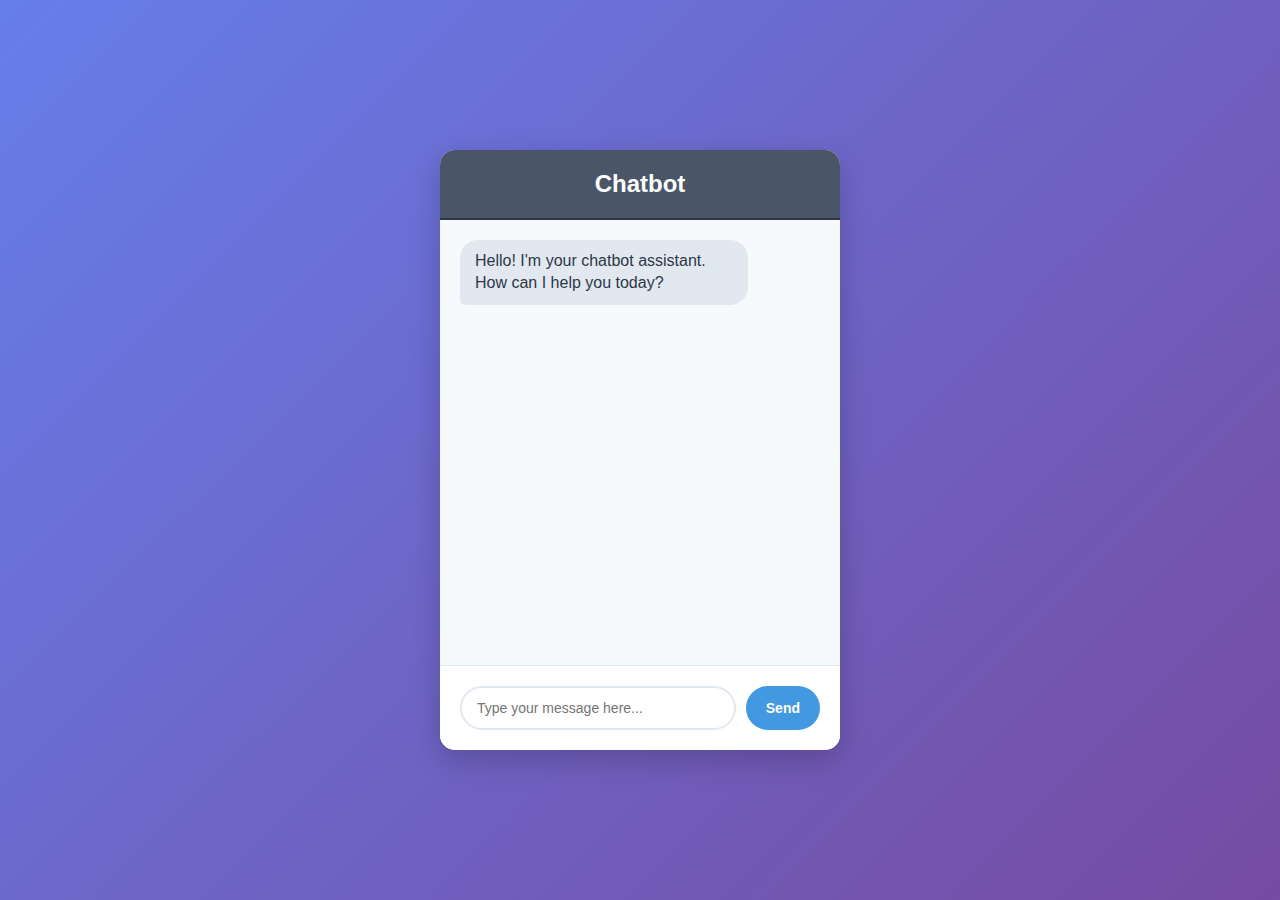
<file: chatbot/index.html>
<!DOCTYPE html>
<html lang="en">
<head>
    <meta charset="UTF-8">
    <meta name="viewport" content="width=device-width, initial-scale=1.0">
    <title>Simple Chatbot</title>
    <link rel="stylesheet" href="style.css">
</head>
<body>
    <div class="chat-container">
        <div class="chat-header">
            <h2>Chatbot</h2>
        </div>
        <div class="chat-messages" id="chatMessages">
            <div class="message bot-message">
                <span class="message-text">Hello! I'm your chatbot assistant. How can I help you today?</span>
            </div>
        </div>
        <div class="chat-input-container">
            <input type="text" id="userInput" placeholder="Type your message here..." autocomplete="off">
            <button id="sendButton">Send</button>
        </div>
    </div>
    <script src="script.js"></script>
</body>
</html>
</file>
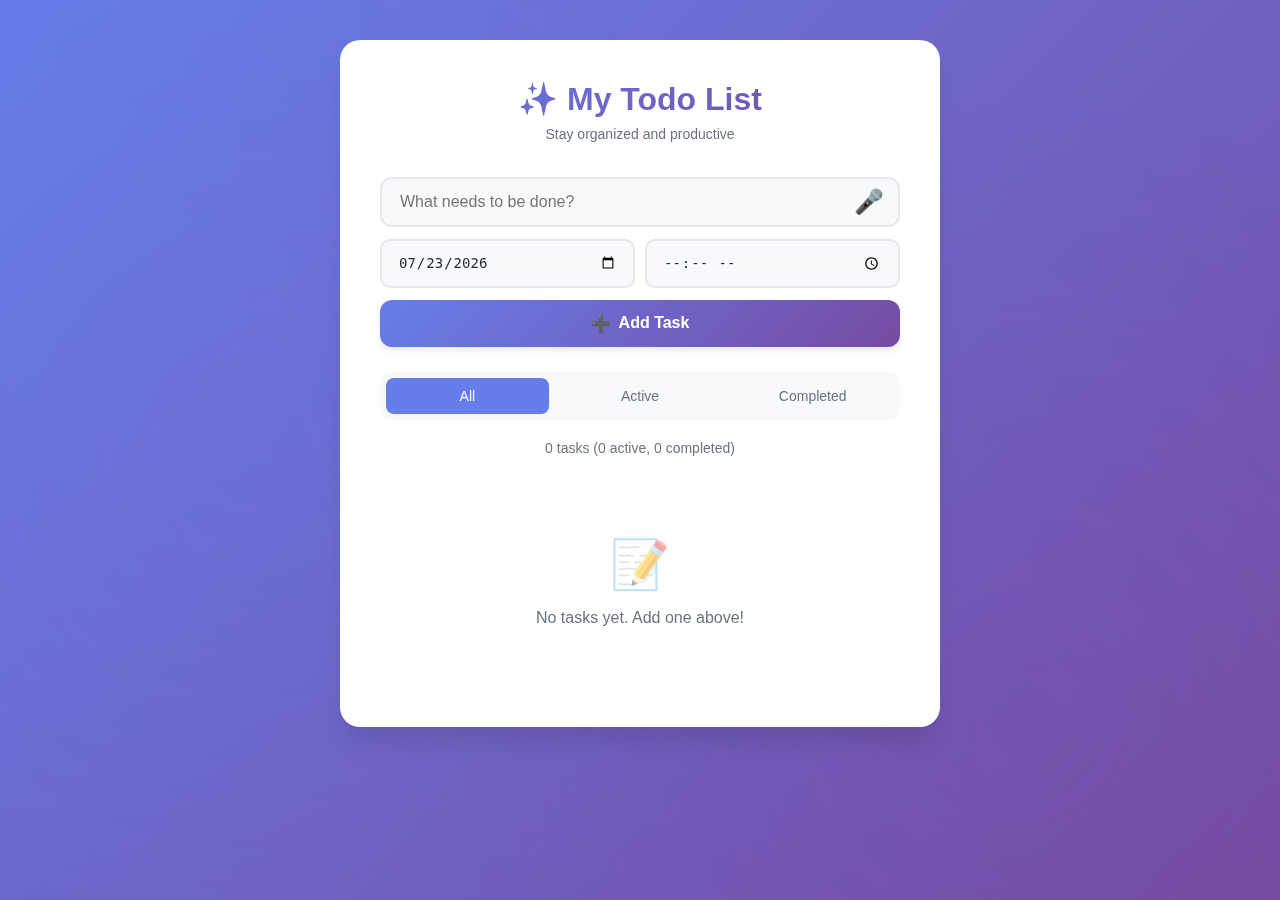
<file: cursor/index.html>
<!DOCTYPE html>
<html lang="en">
<head>
    <meta charset="UTF-8">
    <meta name="viewport" content="width=device-width, initial-scale=1.0">
    <meta name="description" content="A simple and clean todo list application to manage your daily tasks">
    <title>Todo List</title>
    <link rel="stylesheet" href="styles.css">
</head>
<body>
    <div class="container">
        <header>
            <h1>✨ My Todo List</h1>
            <p class="subtitle">Stay organized and productive</p>
        </header>
        
        <form class="input-section" id="taskForm" aria-label="Add new task">
            <div class="input-group">
                <div class="input-wrapper">
                    <label for="taskInput" class="sr-only">Task description</label>
                    <input 
                        type="text" 
                        id="taskInput" 
                        placeholder="What needs to be done?"
                        autocomplete="off"
                        aria-label="Enter task description"
                        maxlength="200"
                    >
                    <button 
                        type="button" 
                        id="micBtn" 
                        class="mic-btn"
                        aria-label="Start voice input"
                        title="Click to start voice input"
                    >
                        <span class="mic-icon">🎤</span>
                    </button>
                </div>
                <div class="datetime-group">
                    <label for="taskDate" class="sr-only">Task date</label>
                    <input 
                        type="date" 
                        id="taskDate" 
                        aria-label="Select task date"
                    >
                    <label for="taskTime" class="sr-only">Task time</label>
                    <input 
                        type="time" 
                        id="taskTime" 
                        aria-label="Select task time"
                    >
                </div>
            </div>
            <button type="submit" id="addTaskBtn" aria-label="Add task">
                <span>➕</span> Add Task
            </button>
        </form>
        
        <div class="filter-section">
            <button class="filter-btn active" data-filter="all" aria-label="Show all tasks">All</button>
            <button class="filter-btn" data-filter="active" aria-label="Show active tasks">Active</button>
            <button class="filter-btn" data-filter="completed" aria-label="Show completed tasks">Completed</button>
        </div>
        
        <div class="task-stats">
            <span id="taskCount">0 tasks</span>
        </div>
        
        <ul id="taskList" class="task-list" aria-label="Task list"></ul>
    </div>
    
    <!-- Toast Container -->
    <div id="toastContainer" class="toast-container" aria-live="polite" aria-atomic="true"></div>
    
    <script src="script.js"></script>
</body>
</html>
</file>
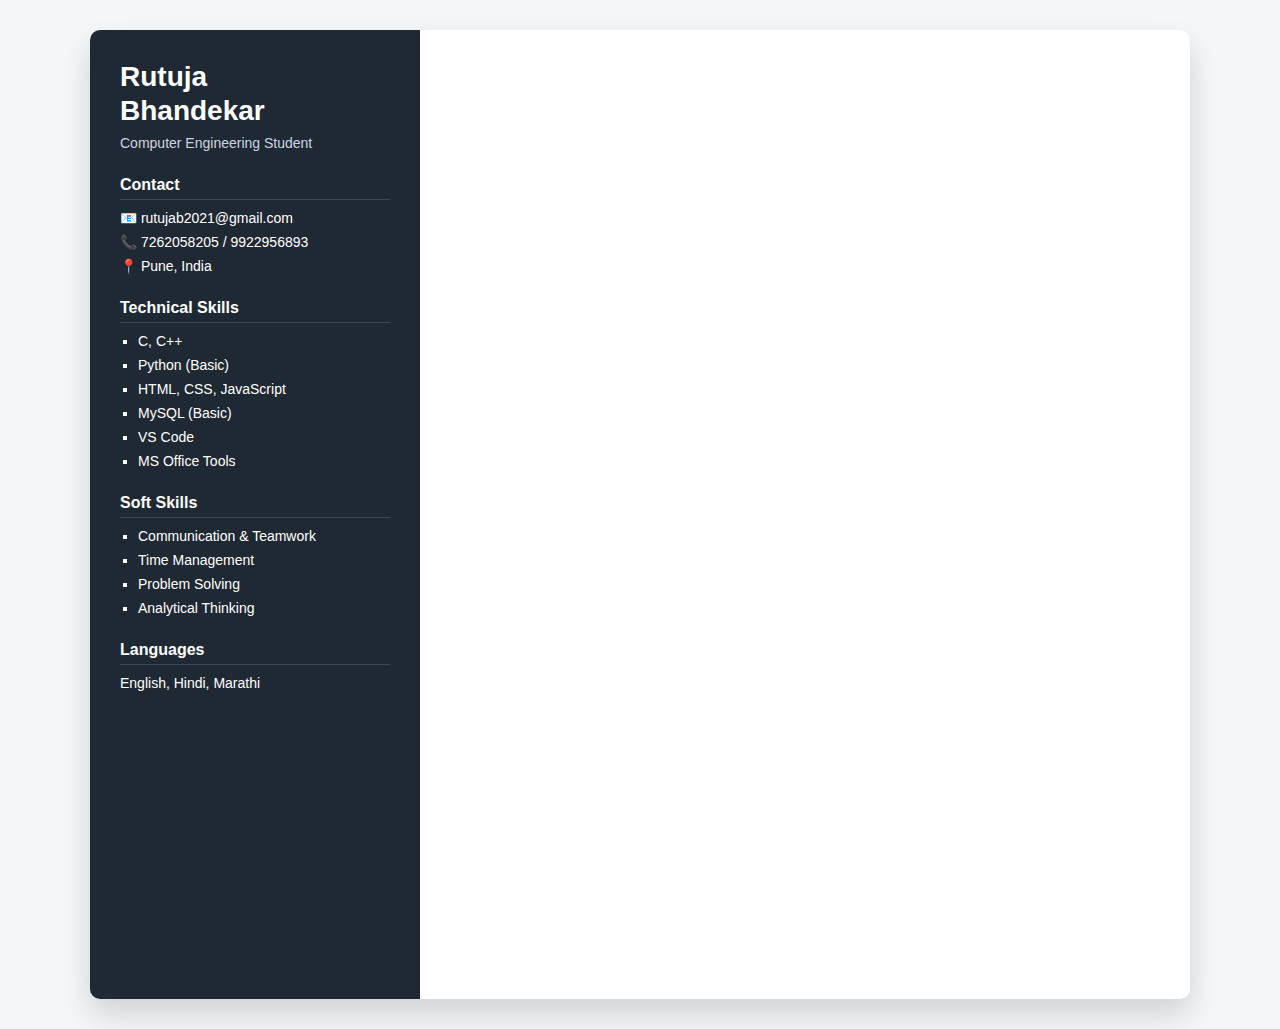
<file: resume/index.html>
<!DOCTYPE html>
<html lang="en">
<head>
    <meta charset="UTF-8">
    <title>Rutuja Bhandekar | Resume</title>
    <link rel="stylesheet" href="style.css">
</head>
<body>

<div class="resume">

    <!-- LEFT PANEL -->
    <aside class="sidebar">

        <h1 class="name">Rutuja<br>Bhandekar</h1>
        <p class="role">Computer Engineering Student</p>

        <section>
            <h2>Contact</h2>
            <p>📧 rutujab2021@gmail.com</p>
            <p>📞 7262058205 / 9922956893</p>
            <p>📍 Pune, India</p>
        </section>

        <section>
            <h2>Technical Skills</h2>
            <ul>
                <li>C, C++</li>
                <li>Python (Basic)</li>
                <li>HTML, CSS, JavaScript</li>
                <li>MySQL (Basic)</li>
                <li>VS Code</li>
                <li>MS Office Tools</li>
            </ul>
        </section>

        <section>
            <h2>Soft Skills</h2>
            <ul>
                <li>Communication & Teamwork</li>
                <li>Time Management</li>
                <li>Problem Solving</li>
                <li>Analytical Thinking</li>
            </ul>
        </section>

        <section>
            <h2>Languages</h2>
            <p>English, Hindi, Marathi</p>
        </section>

    </aside>

    <!-- RIGHT PANEL -->
    <main class="content">

        <section>
            <h2>Career Objective</h2>
            <p>
                Familiar with languages such as C++, Python, and Java, and have some experience
                using HTML, CSS, and JavaScript. Also exploring interests in data analysis and
                machine learning using Python. Looking for an internship to gain hands-on
                experience, improve technical skills, and learn from real-world projects
                in a collaborative environment.
            </p>
        </section>

        <section>
            <h2>Education</h2>
            <div class="education">
                <div>
                    <h3>Diploma (Computer Engineering)</h3>
                    <p>Government Polytechnic Pune</p>
                    <span>Currently in 3rd Year | 89%</span>
                </div>

                <div>
                    <h3>SSC</h3>
                    <p>Pune Board</p>
                    <span>March 2023 | 95%</span>
                </div>
            </div>
        </section>

        <section>
            <h2>Projects & Activities</h2>
            <ul>
                <li>Participated in Coding Contest at Ajeenkya DY Patil School of Engineering (Polytechnic)</li>
                <li>Attended Workshop on Web Development</li>
                <li>
                    <b>Contact Management System (Python):</b>
                    Developed a CLI-based system with CRUD functionalities using dictionaries,
                    showcasing skills in input handling, functions, and application design.
                </li>
            </ul>
        </section>

        <section>
            <h2>Personal Details</h2>
            <p><b>Date of Birth:</b> 31 March 2007</p>
            <p><b>Address:</b> Colony No.7, Jadhavwadi, Chikhali, Pune - 411062</p>
            <p><b>Hobbies:</b> Reading books, Travelling places</p>
        </section>

        <section>
            <h2>Declaration</h2>
            <p>
                I do hereby declare that the above particulars furnished by me are true
                to the best of my knowledge and belief.
            </p>
            <p><b>Place:</b> Pune</p>
            <p><b>Name:</b> Rutuja Bhandekar</p>
        </section>

    </main>

</div>

</body>
</html>
</file>
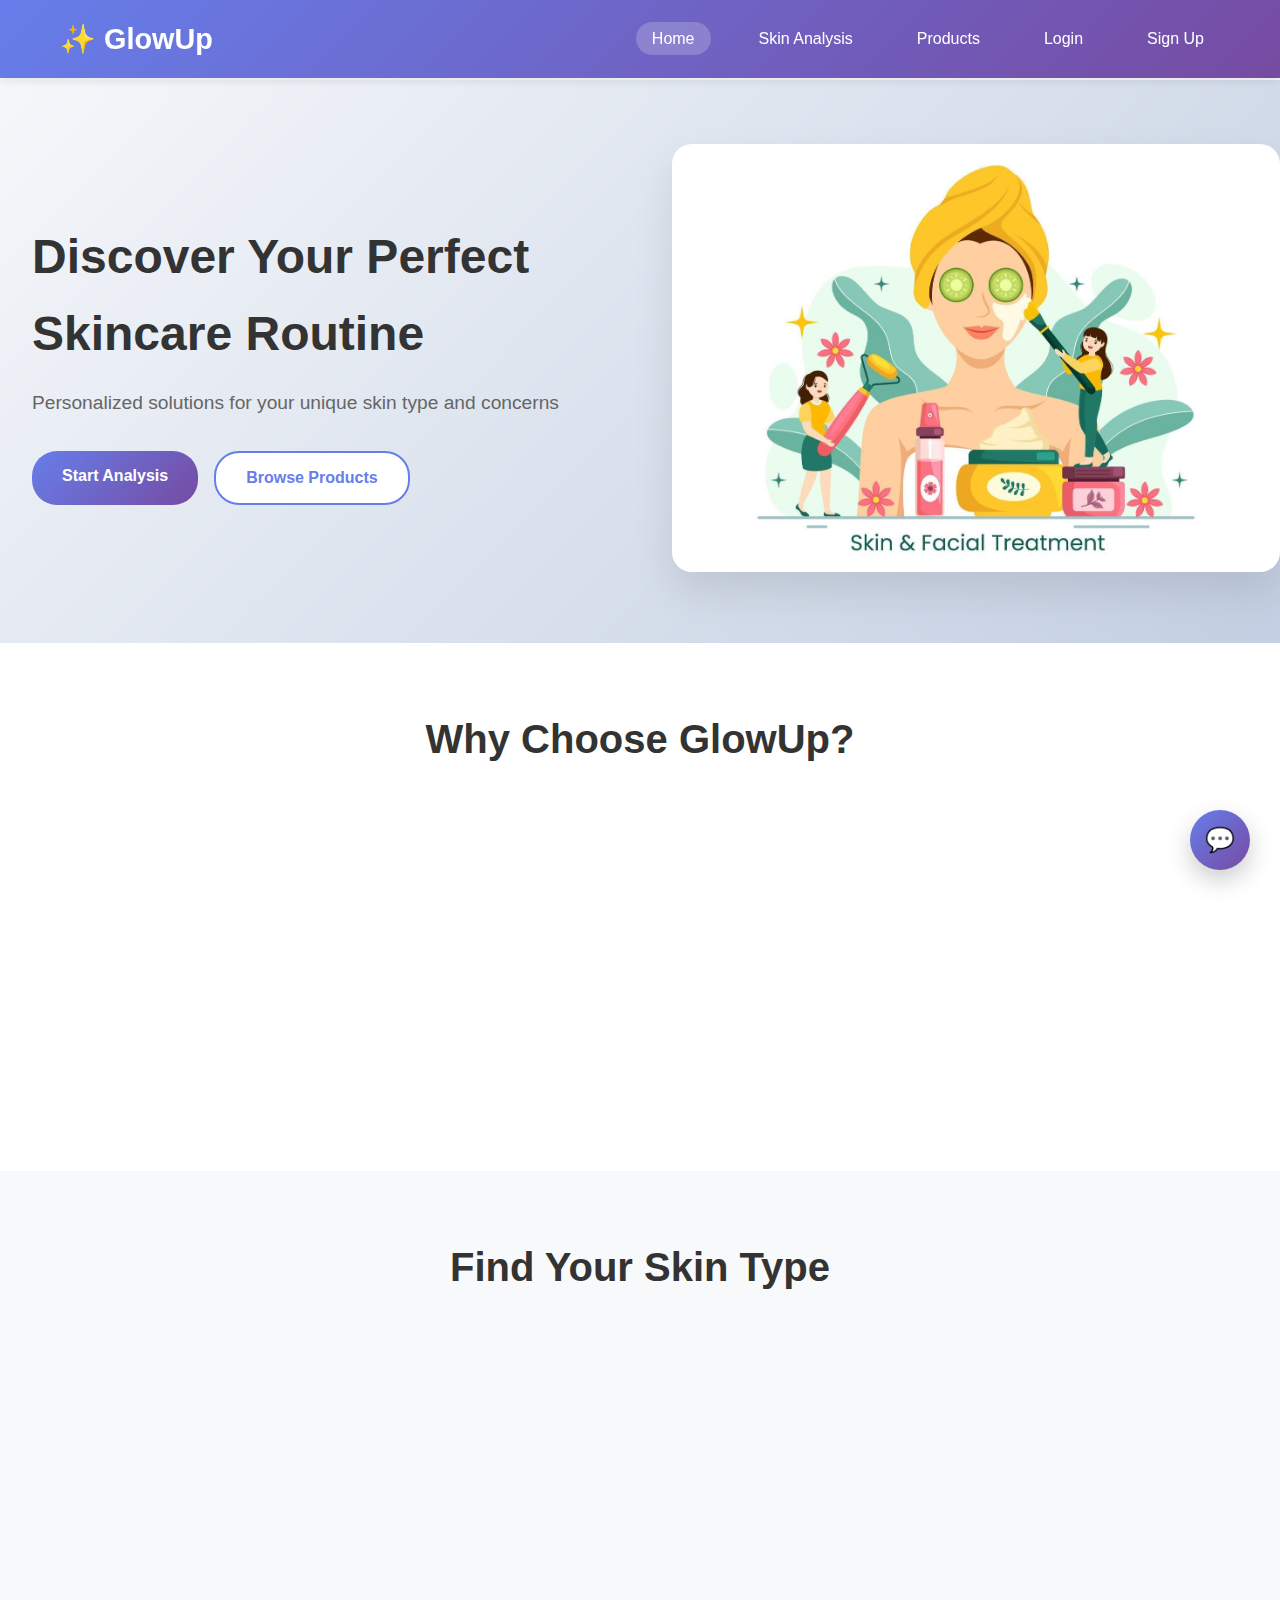
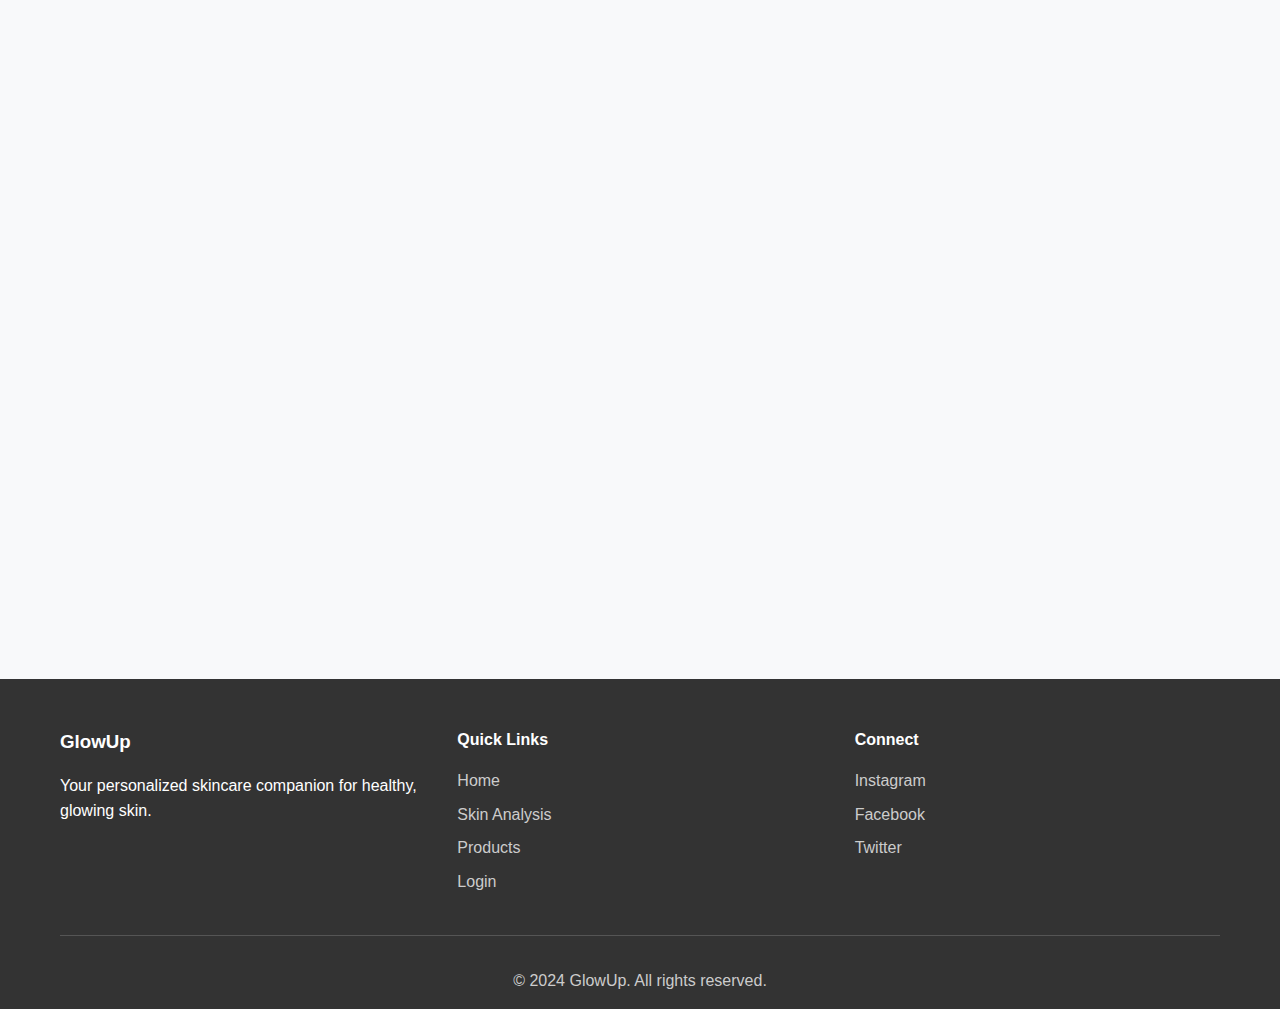
<file: skincareweb/index.html>
<!DOCTYPE html>
<html lang="en">
<head>
    <meta charset="UTF-8">
    <meta name="viewport" content="width=device-width, initial-scale=1.0">
    <title>GlowUp - Your Skincare Companion</title>
    <link rel="stylesheet" href="styles.css">
</head>
<body>
    <header>
        <nav class="navbar">
            <div class="nav-container">
                <div class="nav-logo">
                    <h1>✨ GlowUp</h1>
                </div>
                <ul class="nav-menu">
                    <li><a href="index.html" class="nav-link active">Home</a></li>
                    <li><a href="skin-analysis.html" class="nav-link">Skin Analysis</a></li>
                    <li><a href="products.html" class="nav-link">Products</a></li>
                    <li><a href="login.html" class="nav-link">Login</a></li>
                    <li><a href="signup.html" class="nav-link">Sign Up</a></li>
                </ul>
                <div class="hamburger">
                    <span class="bar"></span>
                    <span class="bar"></span>
                    <span class="bar"></span>
                </div>
            </div>
        </nav>
    </header>

    <main>
        <section class="hero">
            <div class="hero-content">
                <h2>Discover Your Perfect Skincare Routine</h2>
                <p>Personalized solutions for your unique skin type and concerns</p>
                <div class="hero-buttons">
                    <a href="skin-analysis.html" class="btn btn-primary">Start Analysis</a>
                    <a href="products.html" class="btn btn-secondary">Browse Products</a>
                </div>
            </div>
            <div class="hero-image">
                <img src="skincare.jpg" alt="Skincare products arrangement">
            </div>
        </section>

        <section class="features">
            <div class="container">
                <h2>Why Choose GlowUp?</h2>
                <div class="features-grid">
                    <div class="feature-card">
                        <div class="feature-icon">🔍</div>
                        <h3>Skin Analysis</h3>
                        <p>Get personalized recommendations based on your skin type and concerns</p>
                    </div>
                    <div class="feature-card">
                        <div class="feature-icon">💬</div>
                        <h3>AI Chatbot</h3>
                        <p>24/7 skincare advice from our intelligent assistant</p>
                    </div>
                    <div class="feature-card">
                        <div class="feature-icon">🛍️</div>
                        <h3>Curated Products</h3>
                        <p>Handpicked skincare products for every need and budget</p>
                    </div>
                    <div class="feature-card">
                        <div class="feature-icon">📚</div>
                        <h3>Expert Tips</h3>
                        <p>Learn from dermatologists and skincare specialists</p>
                    </div>
                </div>
            </div>
        </section>

        <section class="skin-types">
            <div class="container">
                <h2>Find Your Skin Type</h2>
                <div class="skin-types-grid">
                    <div class="skin-type-card">
                        <img src="oily-skin.jpg" alt="Oily skin treatment products">
                        <h3>Oily Skin</h3>
                        <p>Excess sebum production, prone to acne and shine</p>
                        <a href="skin-analysis.html?type=oily" class="btn btn-outline">Learn More</a>
                    </div>
                    <div class="skin-type-card">
                        <img src="dry-skin.webp" alt="Dry skin hydration products">
                        <h3>Dry Skin</h3>
                        <p>Lacks moisture, feels tight and may flake</p>
                        <a href="skin-analysis.html?type=dry" class="btn btn-outline">Learn More</a>
                    </div>
                    <div class="skin-type-card">
                        <img src="combination-skin.jpg" alt="Combination skin care routine">
                        <h3>Combination Skin</h3>
                        <p>Oily T-zone, dry cheeks - needs balanced care</p>
                        <a href="skin-analysis.html?type=combination" class="btn btn-outline">Learn More</a>
                    </div>
                    <div class="skin-type-card">
                        <img src="sensitive_skin.webp" alt="Sensitive skin care products">
                        <h3>Sensitive Skin</h3>
                        <p>Easily irritated, needs gentle and soothing products</p>
                        <a href="skin-analysis.html?type=sensitive" class="btn btn-outline">Learn More</a>
                    </div>
                </div>
            </div>
        </section>
    </main>

    <footer>
        <div class="container">
            <div class="footer-content">
                <div class="footer-section">
                    <h3>GlowUp</h3>
                    <p>Your personalized skincare companion for healthy, glowing skin.</p>
                </div>
                <div class="footer-section">
                    <h4>Quick Links</h4>
                    <ul>
                        <li><a href="index.html">Home</a></li>
                        <li><a href="skin-analysis.html">Skin Analysis</a></li>
                        <li><a href="products.html">Products</a></li>
                        <li><a href="login.html">Login</a></li>
                    </ul>
                </div>
                <div class="footer-section">
                    <h4>Connect</h4>
                    <ul>
                        <li><a href="#">Instagram</a></li>
                        <li><a href="#">Facebook</a></li>
                        <li><a href="#">Twitter</a></li>
                    </ul>
                </div>
            </div>
            <div class="footer-bottom">
                <p>&copy; 2024 GlowUp. All rights reserved.</p>
            </div>
        </div>
    </footer>

    <div class="chatbot-container">
        <div class="chatbot-toggle" id="chatbotToggle">
            <span>💬</span>
        </div>
        <div class="chatbot-window" id="chatbotWindow">
            <div class="chatbot-header">
                <h4>Skincare Assistant</h4>
                <button class="close-btn" id="closeChatbot">×</button>
            </div>
            <div class="chatbot-messages" id="chatbotMessages">
                <div class="message bot-message">
                    <p>Hello! I'm your skincare assistant. How can I help you today?</p>
                </div>
            </div>
            <div class="chatbot-input">
                <input type="text" id="chatbotInput" placeholder="Ask me about skincare...">
                <button id="sendMessage">Send</button>
            </div>
        </div>
    </div>

    <script src="script.js"></script>
</body>
</html>
</file>
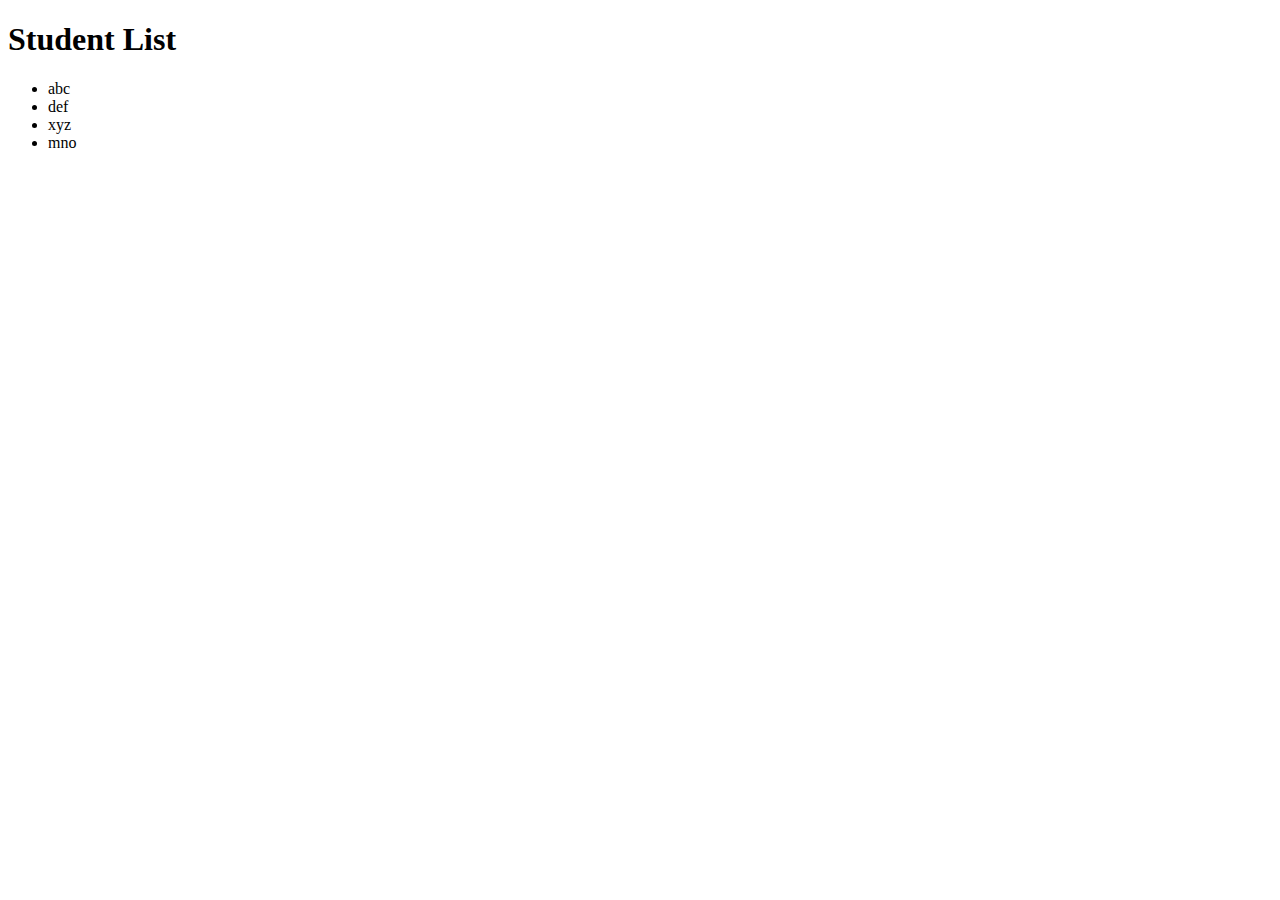
<file: array3.html>
<!DOCTYPE html>
<html lang="en">
<head>
    <meta charset="UTF-8">
    <meta name="viewport" content="width=device-width, initial-scale=1.0">
    <title>Document</title>
</head>
<body>
    <h1>Student List</h1>
    <ul id="list"></ul>

    <script>
        let students=["abc","def","xyz","mno"];
        let ul=document.getElementById("list");
        for(let i=0; i<students.length;i++)
    {
        ul.innerHTML+="<li>"+students[i]+"</li>";
    }
    </script>
</body>
</html>
</file>
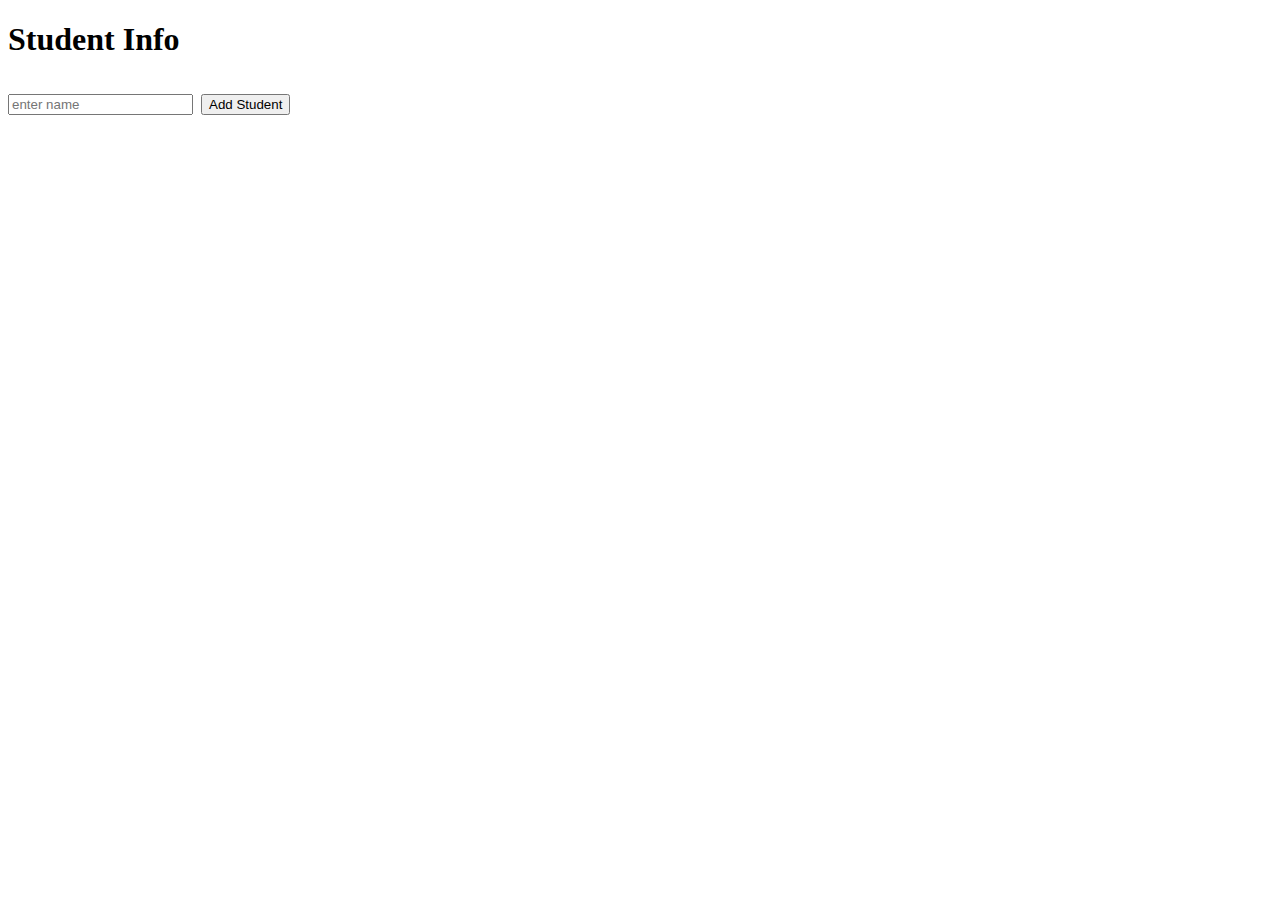
<file: array4.html>
<!DOCTYPE html>
<html lang="en">
<head>
    <meta charset="UTF-8">
    <meta name="viewport" content="width=device-width, initial-scale=1.0">
    <title>Document</title>
</head>
<body>
    
        <h1>Student Info <h1>
            <input type="text" id="item" placeholder="enter name">
            <button onclick="addstudent()">Add Student</button>
            <p id="list"></p>
      <script>
        let students=[];
       function addstudent(){
        let val=document.getElementById("item").value;
        students.push(val);
        document.getElementById("list").innerText=students.join("");
      }
    </script>
</body>
</html>
</file>
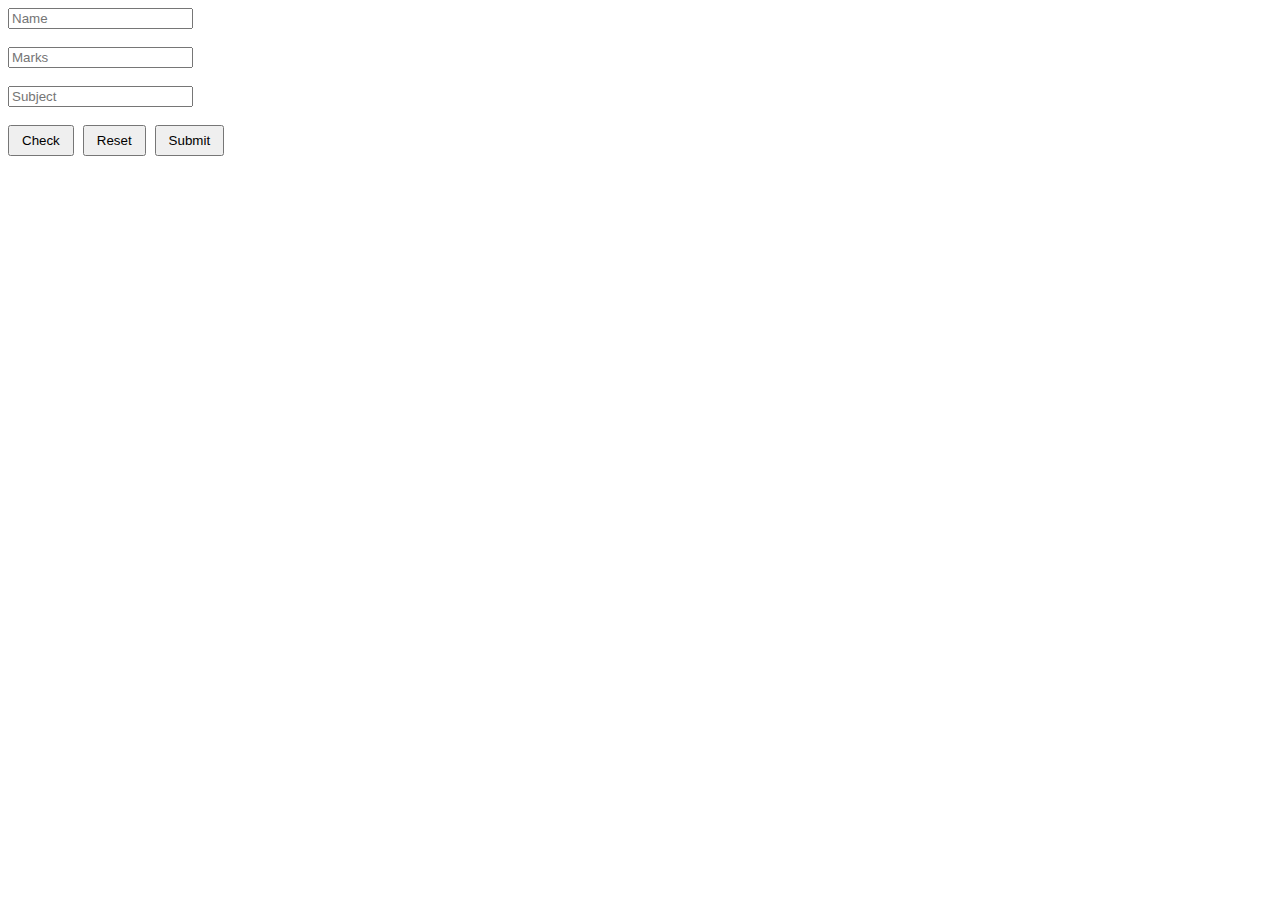
<file: array5.html>
<!DOCTYPE html>
<html>
<head>
<style>
  table {
    border-collapse: collapse;
    width: 50%;
    margin-top: 20px;
  }

  th {
    padding: 10px;
  }

  td {
    padding: 8px;
    text-align: center;
  }

  table, th, td {
    border: 1px solid ;
  }

  button {
    padding: 6px 12px;
    margin-right: 5px;
    cursor: pointer;
  }
</style>
</head>

<body>

<input id="name" placeholder="Name"><br><br>
<input id="marks" placeholder="Marks"><br><br>
<input id="subject" placeholder="Subject"><br><br>

<button onclick="check()">Check</button>
<button onclick="resetData()">Reset</button>
<button>Submit</button>

<table id="table" style="display:none;">
  <tr>
    <th>Name</th>
    <th>Marks</th>
    <th>Subject</th>
  </tr>
  <tr>
    <td id="tname"></td>
    <td id="tmarks"></td>
    <td id="tsubject"></td>
  </tr>
</table>

<script>
function check() {
  document.getElementById("table").style.display = "table";
  document.getElementById("tname").innerHTML =
    document.getElementById("name").value;
  document.getElementById("tmarks").innerHTML =
    document.getElementById("marks").value;
  document.getElementById("tsubject").innerHTML =
    document.getElementById("subject").value;
}

function resetData() {
  document.getElementById("name").value = "";
  document.getElementById("marks").value = "";
  document.getElementById("subject").value = "";
  document.getElementById("table").style.display = "none";
}
</script>

</body>
</html>
</file>
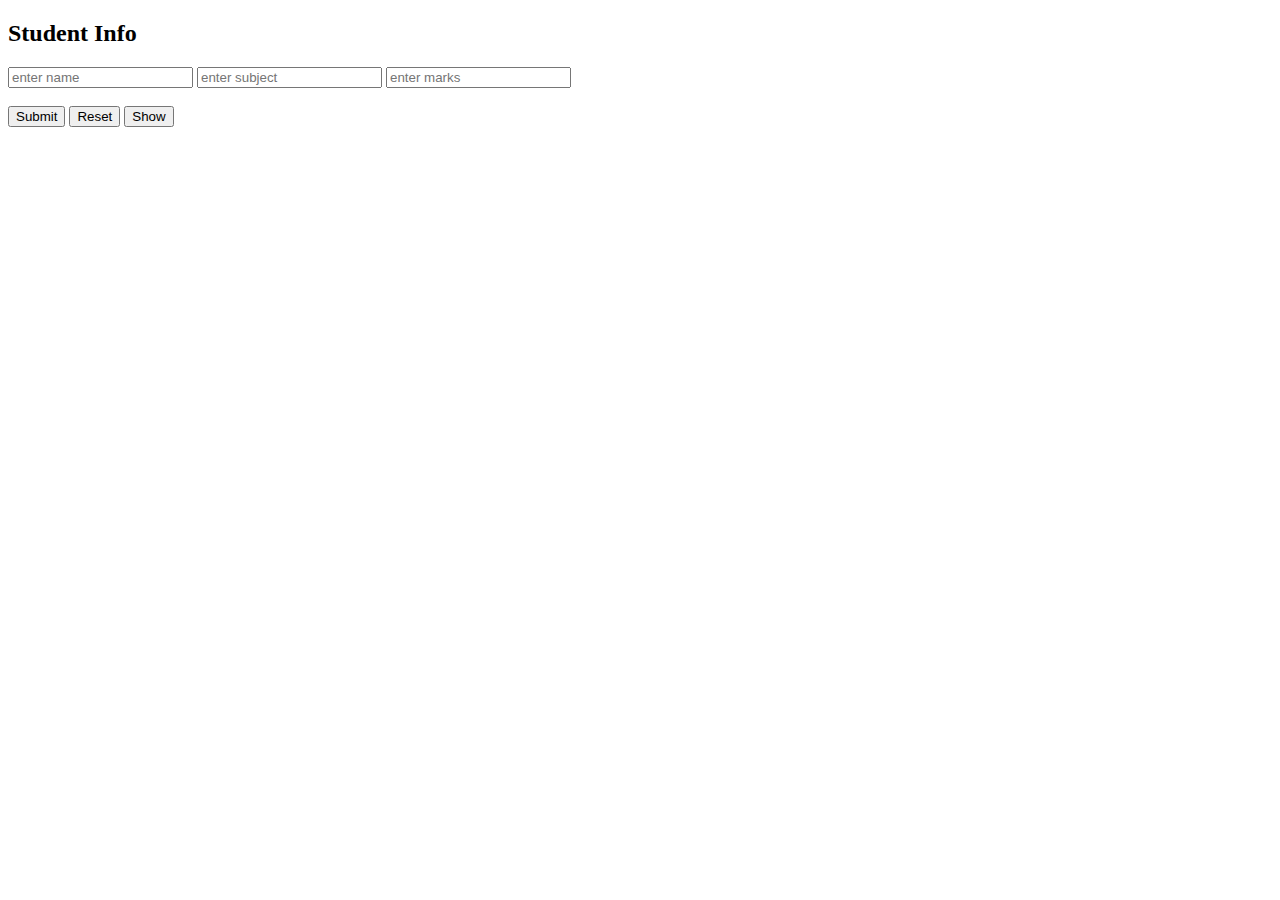
<file: array6.html>
<!DOCTYPE html>
<html lang="en">
<head>
  <meta charset="UTF-8">
  <title>Student Info</title>
</head>

<body>

<h2>Student Info</h2>

<form onsubmit="return false;">
  <input type="text" id="name" placeholder="enter name" />
  <input type="text" id="sub" placeholder="enter subject" />
  <input type="text" id="marks" placeholder="enter marks" />
  <br><br>

  <button type="button" onclick="addData()">Submit</button>
  <button type="reset">Reset</button>
  <button type="button" onclick="show()">Show</button>

  <br><br>

  <table border="1" style="display:none;" id="table">
    <thead>
      <tr>
        <th>Sr No</th>
        <th>Name</th>
        <th>Subject</th>
        <th>Marks</th>
      </tr>
    </thead>
    <tbody id="tbody"></tbody>
  </table>
</form>

<script>
let data = [];

function addData() {
  let name = document.getElementById("name").value;
  let sub = document.getElementById("sub").value;
  let marks = document.getElementById("marks").value;

  data.push({
    name: name,
    sub: sub,
    marks: marks
  });

  document.getElementById("name").value = "";
  document.getElementById("sub").value = "";
  document.getElementById("marks").value = "";
}

function show() {
  let op = document.getElementById("tbody");
  op.innerHTML = "";

  for (let i = 0; i < data.length; i++) {
    op.innerHTML +=
      "<tr>" +
        "<td>" + (i + 1) + "</td>" +
        "<td>" + data[i].name + "</td>" +
        "<td>" + data[i].sub + "</td>" +
        "<td>" + data[i].marks + "</td>" +
      "</tr>";
  }

  document.getElementById("table").style.display = "block";
}
</script>

</body>
</html>
</file>
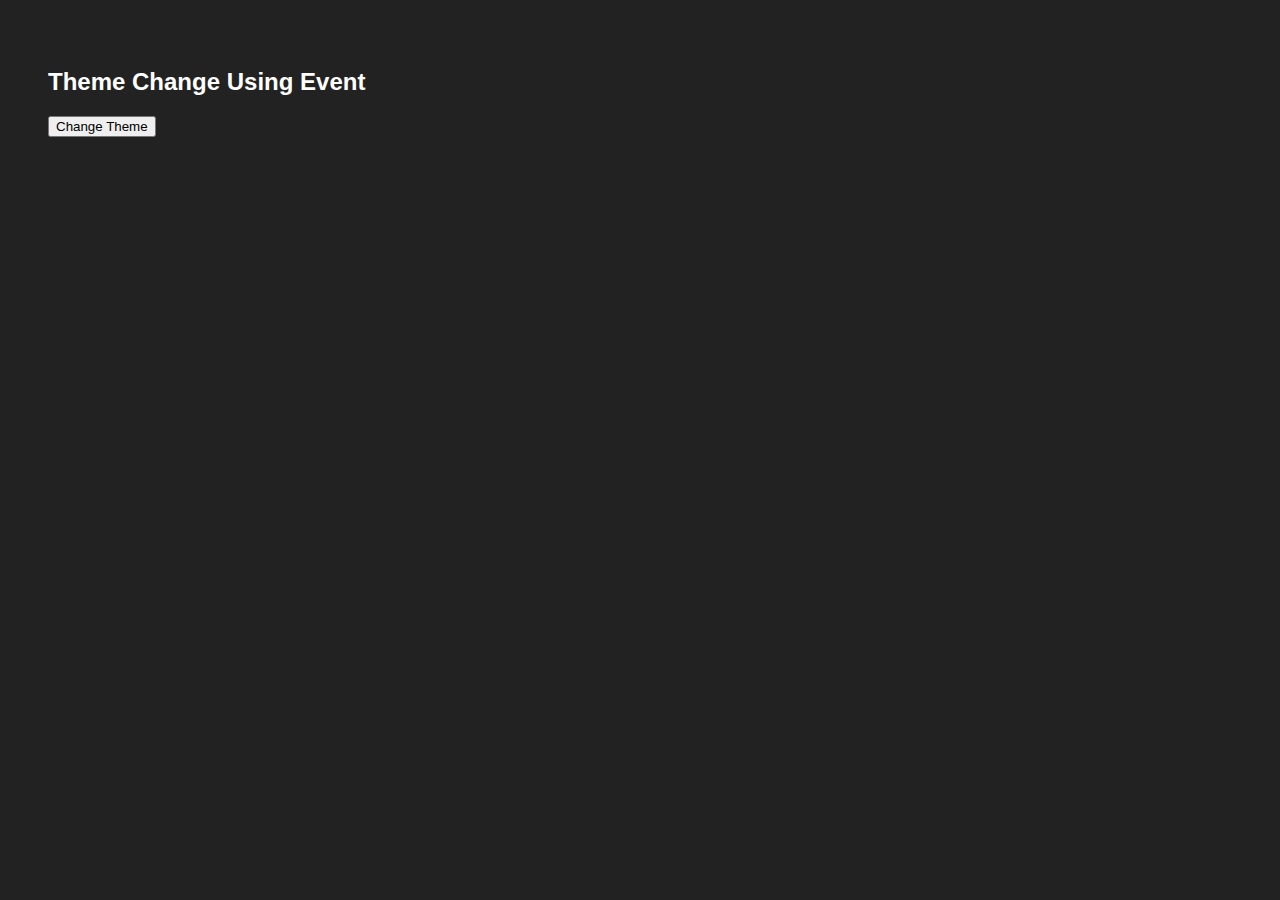
<file: theme.html>
<!DOCTYPE html>
<html>
<head>
<title>Theme Change</title>
<style>
  body {
    font-family: Arial;
    padding: 40px;
    transition: 0.3s;
  }
  .dark {
    background: #222;
    color: white;
  }
  .light {
    background: #f5f5f5;
    color: black;
  }
</style>
</head>

<body class="dark">

<h2>Theme Change Using Event</h2>
<button id="themeBtn">Change Theme</button>

<script>
  var btn = document.getElementById("themeBtn");

  btn.addEventListener("click", function () {
    document.body.classList.toggle("dark");
    document.body.classList.toggle("light");
  });
</script>

</body>
</html>
</file>
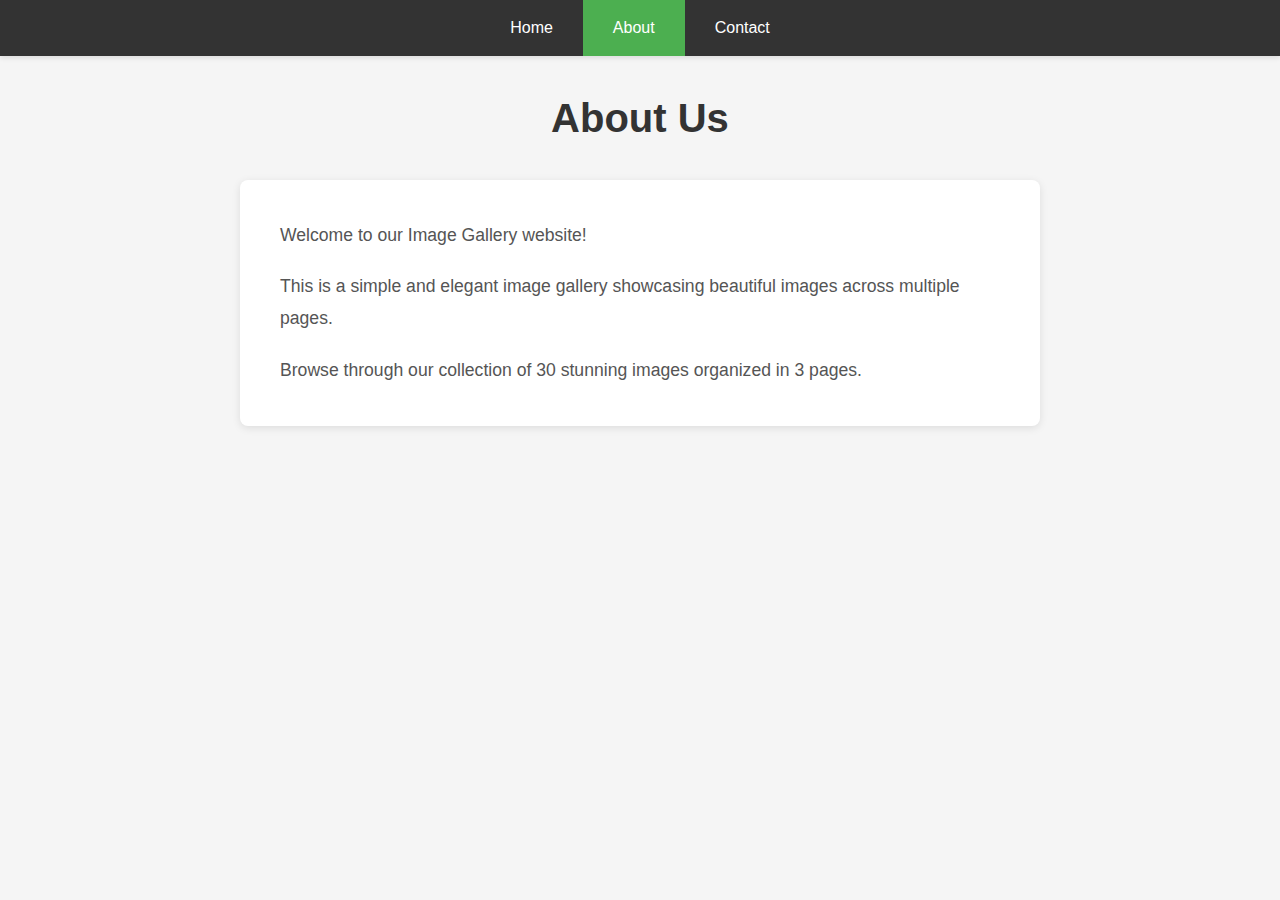
<file: cursor/gallery-about.html>
<!DOCTYPE html>
<html lang="en">
<head>
    <meta charset="UTF-8">
    <meta name="viewport" content="width=device-width, initial-scale=1.0">
    <title>Image Gallery - About</title>
    <link rel="stylesheet" href="gallery-styles.css">
</head>
<body>
    <nav class="navbar">
        <ul class="nav-list">
            <li><a href="gallery-index.html">Home</a></li>
            <li><a href="gallery-about.html" class="active">About</a></li>
            <li><a href="gallery-contact.html">Contact</a></li>
        </ul>
    </nav>

    <div class="container">
        <h1>About Us</h1>
        <div class="content-page">
            <p>Welcome to our Image Gallery website!</p>
            <p>This is a simple and elegant image gallery showcasing beautiful images across multiple pages.</p>
            <p>Browse through our collection of 30 stunning images organized in 3 pages.</p>
        </div>
    </div>
</body>
</html>
</file>
<file: chatbot/style.css>
* {
    margin: 0;
    padding: 0;
    box-sizing: border-box;
}

body {
    font-family: 'Arial', sans-serif;
    background: linear-gradient(135deg, #667eea 0%, #764ba2 100%);
    height: 100vh;
    display: flex;
    justify-content: center;
    align-items: center;
}

.chat-container {
    width: 400px;
    height: 600px;
    background: white;
    border-radius: 15px;
    box-shadow: 0 10px 30px rgba(0, 0, 0, 0.2);
    display: flex;
    flex-direction: column;
    overflow: hidden;
}

.chat-header {
    background: #4a5568;
    color: white;
    padding: 20px;
    text-align: center;
    border-bottom: 2px solid #2d3748;
}

.chat-header h2 {
    font-size: 1.5rem;
    margin: 0;
}

.chat-messages {
    flex: 1;
    padding: 20px;
    overflow-y: auto;
    background: #f7fafc;
}

.message {
    margin-bottom: 15px;
    padding: 10px 15px;
    border-radius: 18px;
    max-width: 80%;
    word-wrap: break-word;
    animation: fadeIn 0.3s ease-in;
}

@keyframes fadeIn {
    from {
        opacity: 0;
        transform: translateY(10px);
    }
    to {
        opacity: 1;
        transform: translateY(0);
    }
}

.bot-message {
    background: #e2e8f0;
    color: #2d3748;
    align-self: flex-start;
    border-bottom-left-radius: 5px;
}

.user-message {
    background: #4299e1;
    color: white;
    align-self: flex-end;
    border-bottom-right-radius: 5px;
    margin-left: auto;
}

.message-text {
    display: block;
    line-height: 1.4;
}

.chat-input-container {
    display: flex;
    padding: 20px;
    background: white;
    border-top: 1px solid #e2e8f0;
}

#userInput {
    flex: 1;
    padding: 12px 15px;
    border: 2px solid #e2e8f0;
    border-radius: 25px;
    font-size: 14px;
    outline: none;
    transition: border-color 0.3s ease;
}

#userInput:focus {
    border-color: #4299e1;
}

#sendButton {
    margin-left: 10px;
    padding: 12px 20px;
    background: #4299e1;
    color: white;
    border: none;
    border-radius: 25px;
    cursor: pointer;
    font-size: 14px;
    font-weight: bold;
    transition: background-color 0.3s ease;
}

#sendButton:hover {
    background: #3182ce;
}

#sendButton:active {
    transform: scale(0.95);
}

/* Scrollbar styling */
.chat-messages::-webkit-scrollbar {
    width: 6px;
}

.chat-messages::-webkit-scrollbar-track {
    background: #f1f1f1;
}

.chat-messages::-webkit-scrollbar-thumb {
    background: #888;
    border-radius: 3px;
}

.chat-messages::-webkit-scrollbar-thumb:hover {
    background: #555;
}
</file>
<file: cursor/styles.css>
:root {
    --primary-color: #667eea;
    --primary-hover: #5568d3;
    --primary-light: #e8ebff;
    --success-color: #10b981;
    --success-hover: #059669;
    --danger-color: #ff6b6b;
    --danger-hover: #ee5a5a;
    --warning-color: #f59e0b;
    --edit-color: #3b82f6;
    --edit-hover: #2563eb;
    --text-primary: #1f2937;
    --text-secondary: #6b7280;
    --text-light: #9ca3af;
    --bg-light: #f8f9fa;
    --bg-hover: #e9ecef;
    --bg-white: #ffffff;
    --border-color: #e5e7eb;
    --shadow-sm: 0 1px 2px 0 rgba(0, 0, 0, 0.05);
    --shadow-md: 0 4px 6px -1px rgba(0, 0, 0, 0.1);
    --shadow-lg: 0 10px 15px -3px rgba(0, 0, 0, 0.1);
    --shadow-xl: 0 20px 25px -5px rgba(0, 0, 0, 0.1);
    --gradient-1: linear-gradient(135deg, #667eea 0%, #764ba2 100%);
    --gradient-2: linear-gradient(135deg, #f093fb 0%, #f5576c 100%);
    --gradient-3: linear-gradient(135deg, #4facfe 0%, #00f2fe 100%);
}

* {
    margin: 0;
    padding: 0;
    box-sizing: border-box;
}

body {
    font-family: -apple-system, BlinkMacSystemFont, 'Segoe UI', Roboto, Oxygen, Ubuntu, Cantarell, sans-serif;
    background: var(--gradient-1);
    background-attachment: fixed;
    min-height: 100vh;
    display: flex;
    justify-content: center;
    align-items: flex-start;
    padding: 20px;
    position: relative;
    overflow-x: hidden;
}

body::before {
    content: '';
    position: fixed;
    top: 0;
    left: 0;
    right: 0;
    bottom: 0;
    background: 
        radial-gradient(circle at 20% 50%, rgba(102, 126, 234, 0.1) 0%, transparent 50%),
        radial-gradient(circle at 80% 80%, rgba(118, 75, 162, 0.1) 0%, transparent 50%);
    pointer-events: none;
    z-index: 0;
}

@media (prefers-reduced-motion: reduce) {
    * {
        animation-duration: 0.01ms !important;
        animation-iteration-count: 1 !important;
        transition-duration: 0.01ms !important;
    }
}

.sr-only {
    position: absolute;
    width: 1px;
    height: 1px;
    padding: 0;
    margin: -1px;
    overflow: hidden;
    clip: rect(0, 0, 0, 0);
    white-space: nowrap;
    border-width: 0;
}

.container {
    background: var(--bg-white);
    border-radius: 20px;
    box-shadow: var(--shadow-xl);
    width: 100%;
    max-width: 600px;
    padding: 40px;
    margin-top: 20px;
    position: relative;
    z-index: 1;
    animation: slideDown 0.5s ease-out;
}

@keyframes slideDown {
    from {
        opacity: 0;
        transform: translateY(-20px);
    }
    to {
        opacity: 1;
        transform: translateY(0);
    }
}

header {
    text-align: center;
    margin-bottom: 35px;
}

h1 {
    color: var(--text-primary);
    font-size: 32px;
    font-weight: 700;
    margin-bottom: 8px;
    background: var(--gradient-1);
    -webkit-background-clip: text;
    -webkit-text-fill-color: transparent;
    background-clip: text;
}

.subtitle {
    color: var(--text-secondary);
    font-size: 14px;
    font-weight: 400;
}

.input-section {
    margin-bottom: 25px;
}

.input-group {
    display: flex;
    flex-direction: column;
    gap: 12px;
    margin-bottom: 12px;
}

.input-wrapper {
    position: relative;
    display: flex;
    align-items: center;
    width: 100%;
}

#taskInput {
    width: 100%;
    padding: 14px 50px 14px 18px;
    border: 2px solid var(--border-color);
    border-radius: 12px;
    font-size: 16px;
    outline: none;
    transition: all 0.3s;
    background: var(--bg-light);
}

#taskInput:focus {
    border-color: var(--primary-color);
    background: var(--bg-white);
    box-shadow: 0 0 0 3px rgba(102, 126, 234, 0.1);
}

#taskInput:focus-visible {
    outline: none;
}

.mic-btn {
    position: absolute;
    right: 8px;
    background: transparent;
    border: none;
    cursor: pointer;
    padding: 8px;
    border-radius: 8px;
    display: flex;
    align-items: center;
    justify-content: center;
    transition: all 0.3s;
    z-index: 10;
}

.mic-btn:hover {
    background: var(--bg-hover);
    transform: scale(1.1);
}

.mic-btn:active {
    transform: scale(0.95);
}

.mic-btn.recording {
    animation: pulse 1.5s ease-in-out infinite;
}

.mic-btn.recording .mic-icon {
    color: var(--danger-color);
    filter: drop-shadow(0 0 4px rgba(255, 107, 107, 0.5));
}

@keyframes pulse {
    0%, 100% {
        transform: scale(1);
    }
    50% {
        transform: scale(1.1);
    }
}

.mic-icon {
    font-size: 24px;
    transition: all 0.3s;
}

.mic-btn:focus-visible {
    outline: 2px solid var(--primary-color);
    outline-offset: 2px;
}

.datetime-group {
    display: flex;
    gap: 10px;
}

#taskDate,
#taskTime {
    flex: 1;
    padding: 12px 16px;
    border: 2px solid var(--border-color);
    border-radius: 10px;
    font-size: 14px;
    outline: none;
    transition: all 0.3s;
    background: var(--bg-light);
    color: var(--text-primary);
}

#taskDate:focus,
#taskTime:focus {
    border-color: var(--primary-color);
    background: var(--bg-white);
    box-shadow: 0 0 0 3px rgba(102, 126, 234, 0.1);
}

#addTaskBtn {
    width: 100%;
    padding: 14px 24px;
    background: var(--gradient-1);
    color: white;
    border: none;
    border-radius: 12px;
    font-size: 16px;
    font-weight: 600;
    cursor: pointer;
    transition: all 0.3s;
    display: flex;
    align-items: center;
    justify-content: center;
    gap: 8px;
    box-shadow: var(--shadow-md);
}

#addTaskBtn:hover {
    transform: translateY(-2px);
    box-shadow: var(--shadow-lg);
}

#addTaskBtn:active {
    transform: translateY(0);
}

#addTaskBtn:focus-visible {
    outline: 3px solid var(--primary-color);
    outline-offset: 2px;
}

.filter-section {
    display: flex;
    gap: 10px;
    margin-bottom: 20px;
    padding: 6px;
    background: var(--bg-light);
    border-radius: 12px;
}

.filter-btn {
    flex: 1;
    padding: 10px 16px;
    background: transparent;
    color: var(--text-secondary);
    border: none;
    border-radius: 8px;
    font-size: 14px;
    font-weight: 500;
    cursor: pointer;
    transition: all 0.3s;
}

.filter-btn:hover {
    background: var(--bg-hover);
    color: var(--text-primary);
}

.filter-btn.active {
    background: var(--primary-color);
    color: white;
    box-shadow: var(--shadow-sm);
}

.filter-btn:focus-visible {
    outline: 2px solid var(--primary-color);
    outline-offset: 2px;
}

.task-stats {
    text-align: center;
    margin-bottom: 20px;
    color: var(--text-secondary);
    font-size: 14px;
    font-weight: 500;
}

.task-list {
    list-style: none;
}

.task-item {
    display: flex;
    align-items: center;
    gap: 12px;
    padding: 16px;
    margin-bottom: 12px;
    background: var(--bg-light);
    border-radius: 12px;
    transition: all 0.3s;
    border: 2px solid transparent;
    animation: slideIn 0.3s ease-out;
}

@keyframes slideIn {
    from {
        opacity: 0;
        transform: translateX(-10px);
    }
    to {
        opacity: 1;
        transform: translateX(0);
    }
}

.task-item:hover {
    background: var(--bg-hover);
    transform: translateX(4px);
    box-shadow: var(--shadow-md);
}

.task-item:focus-within {
    border-color: var(--primary-color);
    box-shadow: 0 0 0 3px rgba(102, 126, 234, 0.1);
}

.task-item.completed {
    opacity: 0.7;
    background: #f0f0f0;
}

.task-checkbox {
    width: 22px;
    height: 22px;
    cursor: pointer;
    accent-color: var(--primary-color);
    flex-shrink: 0;
}

.task-checkbox:focus-visible {
    outline: 2px solid var(--primary-color);
    outline-offset: 2px;
    border-radius: 4px;
}

.task-content {
    flex: 1;
    min-width: 0;
    display: flex;
    flex-direction: column;
    gap: 4px;
}

.task-text {
    font-size: 16px;
    color: var(--text-primary);
    word-break: break-word;
    line-height: 1.5;
}

.task-item.completed .task-text {
    text-decoration: line-through;
    color: var(--text-secondary);
}

.task-datetime {
    font-size: 12px;
    color: var(--text-light);
    display: flex;
    align-items: center;
    gap: 4px;
}

.task-datetime.overdue {
    color: var(--danger-color);
    font-weight: 500;
}

.task-actions {
    display: flex;
    gap: 8px;
    flex-shrink: 0;
}

.edit-btn,
.delete-btn {
    padding: 8px 14px;
    border: none;
    border-radius: 8px;
    font-size: 13px;
    font-weight: 500;
    cursor: pointer;
    transition: all 0.3s;
    display: flex;
    align-items: center;
    gap: 4px;
}

.edit-btn {
    background: var(--edit-color);
    color: white;
}

.edit-btn:hover {
    background: var(--edit-hover);
    transform: scale(1.05);
}

.edit-btn:focus-visible {
    outline: 2px solid var(--edit-color);
    outline-offset: 2px;
}

.delete-btn {
    background: var(--danger-color);
    color: white;
}

.delete-btn:hover {
    background: var(--danger-hover);
    transform: scale(1.05);
}

.delete-btn:focus-visible {
    outline: 2px solid var(--danger-color);
    outline-offset: 2px;
}

.edit-input {
    flex: 1;
    padding: 8px 12px;
    border: 2px solid var(--primary-color);
    border-radius: 8px;
    font-size: 16px;
    outline: none;
    background: white;
}

.empty-state {
    text-align: center;
    padding: 60px 20px;
    color: var(--text-secondary);
    font-size: 16px;
    list-style: none;
}

.empty-state-icon {
    font-size: 48px;
    margin-bottom: 16px;
    opacity: 0.5;
}

/* Toast Styles */
.toast-container {
    position: fixed;
    top: 20px;
    right: 20px;
    z-index: 10000;
    display: flex;
    flex-direction: column;
    gap: 12px;
    max-width: 400px;
}

.toast {
    background: white;
    border-radius: 12px;
    padding: 16px 20px;
    box-shadow: var(--shadow-xl);
    display: flex;
    align-items: center;
    gap: 12px;
    animation: toastSlideIn 0.3s ease-out;
    border-left: 4px solid;
    min-width: 300px;
}

@keyframes toastSlideIn {
    from {
        opacity: 0;
        transform: translateX(100%);
    }
    to {
        opacity: 1;
        transform: translateX(0);
    }
}

.toast.success {
    border-left-color: var(--success-color);
}

.toast.error {
    border-left-color: var(--danger-color);
}

.toast.info {
    border-left-color: var(--primary-color);
}

.toast.warning {
    border-left-color: var(--warning-color);
}

.toast-icon {
    font-size: 24px;
    flex-shrink: 0;
}

.toast-content {
    flex: 1;
}

.toast-message {
    font-size: 14px;
    font-weight: 500;
    color: var(--text-primary);
    margin-bottom: 4px;
}

.toast-description {
    font-size: 12px;
    color: var(--text-secondary);
}

/* Responsive Design */
@media (max-width: 640px) {
    .container {
        padding: 24px;
        margin-top: 10px;
    }

    h1 {
        font-size: 28px;
    }

    .datetime-group {
        flex-direction: column;
    }

    .task-item {
        flex-wrap: wrap;
    }

    .task-actions {
        width: 100%;
        justify-content: flex-end;
    }

    .toast-container {
        left: 20px;
        right: 20px;
        max-width: none;
    }

    .toast {
        min-width: auto;
    }
}
</file>
<file: skincareweb/styles.css>
* {
    margin: 0;
    padding: 0;
    box-sizing: border-box;
}

body {
    font-family: 'Segoe UI', Tahoma, Geneva, Verdana, sans-serif;
    line-height: 1.6;
    color: #333;
    background-color: #fafafa;
}

.container {
    max-width: 1200px;
    margin: 0 auto;
    padding: 0 20px;
}

/* Header & Navigation */
header {
    background: linear-gradient(135deg, #667eea 0%, #764ba2 100%);
    box-shadow: 0 2px 10px rgba(0,0,0,0.1);
    position: fixed;
    width: 100%;
    top: 0;
    z-index: 1000;
}

.navbar {
    padding: 1rem 0;
}

.nav-container {
    max-width: 1200px;
    margin: 0 auto;
    padding: 0 20px;
    display: flex;
    justify-content: space-between;
    align-items: center;
}

.nav-logo h1 {
    color: white;
    font-size: 1.8rem;
    font-weight: 700;
}

.nav-menu {
    display: flex;
    list-style: none;
    gap: 2rem;
}

.nav-link {
    color: white;
    text-decoration: none;
    font-weight: 500;
    transition: all 0.3s ease;
    padding: 0.5rem 1rem;
    border-radius: 25px;
}

.nav-link:hover,
.nav-link.active {
    background: rgba(255,255,255,0.2);
    transform: translateY(-2px);
}

.hamburger {
    display: none;
    flex-direction: column;
    cursor: pointer;
}

.bar {
    width: 25px;
    height: 3px;
    background: white;
    margin: 3px 0;
    transition: 0.3s;
}

/* Main Content */
main {
    margin-top: 80px;
}

/* Hero Section */
.hero {
    padding: 4rem 0;
    background: linear-gradient(135deg, #f5f7fa 0%, #c3cfe2 100%);
    display: flex;
    align-items: center;
    min-height: 500px;
}

.hero-content {
    flex: 1;
    padding: 0 2rem;
}

.hero-content h2 {
    font-size: 3rem;
    color: #333;
    margin-bottom: 1rem;
    font-weight: 700;
}

.hero-content p {
    font-size: 1.2rem;
    color: #666;
    margin-bottom: 2rem;
}

.hero-buttons {
    display: flex;
    gap: 1rem;
    flex-wrap: wrap;
}

.hero-image {
    flex: 1;
    text-align: center;
}

.hero-image img {
    max-width: 100%;
    height: auto;
    border-radius: 20px;
    box-shadow: 0 20px 40px rgba(0,0,0,0.1);
}

/* Buttons */
.btn {
    padding: 12px 30px;
    border: none;
    border-radius: 25px;
    font-size: 1rem;
    font-weight: 600;
    text-decoration: none;
    display: inline-block;
    transition: all 0.3s ease;
    cursor: pointer;
}

.btn-primary {
    background: linear-gradient(135deg, #667eea 0%, #764ba2 100%);
    color: white;
}

.btn-primary:hover {
    transform: translateY(-3px);
    box-shadow: 0 10px 25px rgba(102, 126, 234, 0.4);
}

.btn-secondary {
    background: white;
    color: #667eea;
    border: 2px solid #667eea;
}

.btn-secondary:hover {
    background: #667eea;
    color: white;
    transform: translateY(-3px);
}

.btn-outline {
    background: transparent;
    color: #667eea;
    border: 2px solid #667eea;
}

.btn-outline:hover {
    background: #667eea;
    color: white;
}

/* Features Section */
.features {
    padding: 4rem 0;
    background: white;
}

.features h2 {
    text-align: center;
    font-size: 2.5rem;
    margin-bottom: 3rem;
    color: #333;
}

.features-grid {
    display: grid;
    grid-template-columns: repeat(auto-fit, minmax(250px, 1fr));
    gap: 2rem;
}

.feature-card {
    text-align: center;
    padding: 2rem;
    border-radius: 15px;
    background: #f8f9fa;
    transition: all 0.3s ease;
}

.feature-card:hover {
    transform: translateY(-10px);
    box-shadow: 0 15px 35px rgba(0,0,0,0.1);
}

.feature-icon {
    font-size: 3rem;
    margin-bottom: 1rem;
}

.feature-card h3 {
    font-size: 1.5rem;
    margin-bottom: 1rem;
    color: #333;
}

.feature-card p {
    color: #666;
    line-height: 1.6;
}

/* Skin Types Section */
.skin-types {
    padding: 4rem 0;
    background: #f8f9fa;
}

.skin-types h2 {
    text-align: center;
    font-size: 2.5rem;
    margin-bottom: 3rem;
    color: #333;
}

.skin-types-grid {
    display: grid;
    grid-template-columns: repeat(auto-fit, minmax(280px, 1fr));
    gap: 2rem;
}

.skin-type-card {
    background: white;
    border-radius: 15px;
    overflow: hidden;
    box-shadow: 0 10px 30px rgba(0,0,0,0.1);
    transition: all 0.3s ease;
}

.skin-type-card:hover {
    transform: translateY(-10px);
    box-shadow: 0 20px 40px rgba(0,0,0,0.15);
}

.skin-type-card img {
    width: 100%;
    height: 200px;
    object-fit: cover;
}

.skin-type-card h3 {
    padding: 1rem;
    font-size: 1.3rem;
    color: #333;
}

.skin-type-card p {
    padding: 0 1rem 1rem;
    color: #666;
}

.skin-type-card .btn {
    margin: 0 1rem 1.5rem;
}

/* Footer */
footer {
    background: #333;
    color: white;
    padding: 3rem 0 1rem;
}

.footer-content {
    display: grid;
    grid-template-columns: repeat(auto-fit, minmax(250px, 1fr));
    gap: 2rem;
    margin-bottom: 2rem;
}

.footer-section h3,
.footer-section h4 {
    margin-bottom: 1rem;
}

.footer-section ul {
    list-style: none;
}

.footer-section ul li {
    margin-bottom: 0.5rem;
}

.footer-section a {
    color: #ccc;
    text-decoration: none;
    transition: color 0.3s ease;
}

.footer-section a:hover {
    color: white;
}

.footer-bottom {
    text-align: center;
    padding-top: 2rem;
    border-top: 1px solid #555;
    color: #ccc;
}

/* Chatbot */
.chatbot-container {
    position: fixed;
    bottom: 30px;
    right: 30px;
    z-index: 1000;
}

.chatbot-toggle {
    width: 60px;
    height: 60px;
    background: linear-gradient(135deg, #667eea 0%, #764ba2 100%);
    border-radius: 50%;
    display: flex;
    align-items: center;
    justify-content: center;
    cursor: pointer;
    box-shadow: 0 10px 25px rgba(0,0,0,0.2);
    transition: all 0.3s ease;
}

.chatbot-toggle:hover {
    transform: scale(1.1);
}

.chatbot-toggle span {
    font-size: 1.5rem;
}

.chatbot-window {
    position: absolute;
    bottom: 80px;
    right: 0;
    width: 350px;
    height: 450px;
    background: white;
    border-radius: 15px;
    box-shadow: 0 20px 50px rgba(0,0,0,0.2);
    display: none;
    flex-direction: column;
    overflow: hidden;
}

.chatbot-window.active {
    display: flex;
}

.chatbot-header {
    background: linear-gradient(135deg, #667eea 0%, #764ba2 100%);
    color: white;
    padding: 1rem;
    display: flex;
    justify-content: space-between;
    align-items: center;
}

.chatbot-header h4 {
    margin: 0;
}

.close-btn {
    background: none;
    border: none;
    color: white;
    font-size: 1.5rem;
    cursor: pointer;
}

.chatbot-messages {
    flex: 1;
    padding: 1rem;
    overflow-y: auto;
    background: #f8f9fa;
}

.message {
    margin-bottom: 1rem;
    padding: 0.8rem;
    border-radius: 15px;
    max-width: 80%;
}

.bot-message {
    background: #e3f2fd;
    align-self: flex-start;
}

.user-message {
    background: #667eea;
    color: white;
    align-self: flex-end;
    margin-left: auto;
}

.chatbot-input {
    padding: 1rem;
    border-top: 1px solid #e0e0e0;
    display: flex;
    gap: 0.5rem;
}

.chatbot-input input {
    flex: 1;
    padding: 0.8rem;
    border: 1px solid #ddd;
    border-radius: 25px;
    outline: none;
}

.chatbot-input button {
    padding: 0.8rem 1.5rem;
    background: #667eea;
    color: white;
    border: none;
    border-radius: 25px;
    cursor: pointer;
    transition: background 0.3s ease;
}

.chatbot-input button:hover {
    background: #5a67d8;
}

/* Forms */
.form-container {
    max-width: 500px;
    margin: 2rem auto;
    padding: 2rem;
    background: white;
    border-radius: 15px;
    box-shadow: 0 10px 30px rgba(0,0,0,0.1);
}

.form-group {
    margin-bottom: 1.5rem;
}

.form-group label {
    display: block;
    margin-bottom: 0.5rem;
    font-weight: 600;
    color: #333;
}

.form-group input,
.form-group select,
.form-group textarea {
    width: 100%;
    padding: 0.8rem;
    border: 2px solid #e0e0e0;
    border-radius: 8px;
    font-size: 1rem;
    transition: border-color 0.3s ease;
}

.form-group input:focus,
.form-group select:focus,
.form-group textarea:focus {
    outline: none;
    border-color: #667eea;
}

.form-group textarea {
    resize: vertical;
    min-height: 100px;
}

/* Responsive Design */
@media (max-width: 768px) {
    .hamburger {
        display: flex;
    }

    .nav-menu {
        position: fixed;
        left: -100%;
        top: 70px;
        flex-direction: column;
        background: linear-gradient(135deg, #667eea 0%, #764ba2 100%);
        width: 100%;
        text-align: center;
        transition: 0.3s;
        box-shadow: 0 10px 27px rgba(0,0,0,0.05);
        padding: 2rem 0;
    }

    .nav-menu.active {
        left: 0;
    }

    .hero {
        flex-direction: column;
        text-align: center;
        padding: 2rem 0;
    }

    .hero-content h2 {
        font-size: 2rem;
    }

    .hero-buttons {
        justify-content: center;
    }

    .hero-image {
        margin-top: 2rem;
    }

    .features-grid,
    .skin-types-grid {
        grid-template-columns: 1fr;
    }

    .chatbot-window {
        width: 300px;
        height: 400px;
        right: -20px;
    }

    .footer-content {
        grid-template-columns: 1fr;
        text-align: center;
    }
}

@media (max-width: 480px) {
    .container {
        padding: 0 15px;
    }

    .hero-content h2 {
        font-size: 1.8rem;
    }

    .hero-buttons {
        flex-direction: column;
        align-items: center;
    }

    .btn {
        width: 200px;
        text-align: center;
    }

    .chatbot-window {
        width: 280px;
        height: 350px;
    }

    .chatbot-container {
        bottom: 20px;
        right: 20px;
    }
}

/* Loading Animation */
.loading {
    display: inline-block;
    width: 20px;
    height: 20px;
    border: 3px solid #f3f3f3;
    border-top: 3px solid #667eea;
    border-radius: 50%;
    animation: spin 1s linear infinite;
}

@keyframes spin {
    0% { transform: rotate(0deg); }
    100% { transform: rotate(360deg); }
}

/* Product Cards */
.product-grid {
    display: grid;
    grid-template-columns: repeat(auto-fit, minmax(300px, 1fr));
    gap: 2rem;
    padding: 2rem 0;
}

.product-card {
    background: white;
    border-radius: 15px;
    overflow: hidden;
    box-shadow: 0 10px 30px rgba(0,0,0,0.1);
    transition: all 0.3s ease;
}

.product-card:hover {
    transform: translateY(-10px);
    box-shadow: 0 20px 40px rgba(0,0,0,0.15);
}

.product-image {
    width: 100%;
    height: 250px;
    object-fit: cover;
}

.product-info {
    padding: 1.5rem;
}

.product-title {
    font-size: 1.3rem;
    margin-bottom: 0.5rem;
    color: #333;
}

.product-price {
    font-size: 1.5rem;
    color: #667eea;
    font-weight: 700;
    margin-bottom: 1rem;
}

.product-description {
    color: #666;
    margin-bottom: 1rem;
    line-height: 1.6;
}

.product-rating {
    display: flex;
    align-items: center;
    gap: 0.5rem;
    margin-bottom: 1rem;
}

.stars {
    color: #ffc107;
}

/* Analysis Results */
.analysis-result {
    background: white;
    border-radius: 15px;
    padding: 2rem;
    margin: 2rem 0;
    box-shadow: 0 10px 30px rgba(0,0,0,0.1);
}

.result-header {
    text-align: center;
    margin-bottom: 2rem;
}

.result-header h2 {
    color: #667eea;
    font-size: 2rem;
    margin-bottom: 1rem;
}

.recommendations {
    display: grid;
    grid-template-columns: repeat(auto-fit, minmax(250px, 1fr));
    gap: 1.5rem;
    margin-top: 2rem;
}

.recommendation-card {
    background: #f8f9fa;
    padding: 1.5rem;
    border-radius: 10px;
    border-left: 4px solid #667eea;
}

.recommendation-card h4 {
    color: #333;
    margin-bottom: 0.5rem;
}

.recommendation-card p {
    color: #666;
    line-height: 1.6;
}
</file>
<file: cursor/gallery-styles.css>
* {
    margin: 0;
    padding: 0;
    box-sizing: border-box;
}

body {
    font-family: Arial, sans-serif;
    background-color: #f5f5f5;
    line-height: 1.6;
}

/* Navigation Bar */
.navbar {
    background-color: #333;
    padding: 0;
    position: sticky;
    top: 0;
    z-index: 100;
    box-shadow: 0 2px 5px rgba(0, 0, 0, 0.1);
}

.nav-list {
    list-style: none;
    display: flex;
    justify-content: center;
    align-items: center;
}

.nav-list li {
    margin: 0;
}

.nav-list a {
    display: block;
    color: white;
    text-decoration: none;
    padding: 15px 30px;
    transition: background-color 0.3s;
}

.nav-list a:hover {
    background-color: #555;
}

.nav-list a.active {
    background-color: #4CAF50;
}

/* Container */
.container {
    max-width: 1200px;
    margin: 0 auto;
    padding: 30px 20px;
}

h1 {
    text-align: center;
    color: #333;
    margin-bottom: 30px;
    font-size: 2.5em;
}

/* Gallery Grid */
.gallery {
    display: grid;
    grid-template-columns: repeat(auto-fit, minmax(250px, 1fr));
    gap: 20px;
    margin-bottom: 40px;
}

.image-item {
    background: white;
    border-radius: 8px;
    overflow: hidden;
    box-shadow: 0 2px 8px rgba(0, 0, 0, 0.1);
    transition: transform 0.3s, box-shadow 0.3s;
}

.image-item:hover {
    transform: translateY(-5px);
    box-shadow: 0 4px 12px rgba(0, 0, 0, 0.15);
}

.image-item img {
    width: 100%;
    height: 250px;
    object-fit: cover;
    display: block;
}

.image-item p {
    padding: 15px;
    text-align: center;
    color: #333;
    font-weight: bold;
    margin: 0;
}

/* Pagination */
.pagination {
    display: flex;
    justify-content: center;
    align-items: center;
    gap: 10px;
    margin-top: 40px;
    flex-wrap: wrap;
}

.page-number {
    padding: 10px 15px;
    text-decoration: none;
    color: #333;
    background-color: white;
    border: 2px solid #ddd;
    border-radius: 5px;
    transition: all 0.3s;
    display: inline-block;
    min-width: 45px;
    text-align: center;
}

.page-number:hover {
    background-color: #4CAF50;
    color: white;
    border-color: #4CAF50;
}

.page-number.active {
    background-color: #4CAF50;
    color: white;
    border-color: #4CAF50;
    cursor: default;
}

.next {
    padding: 10px 20px;
    text-decoration: none;
    color: white;
    background-color: #333;
    border: 2px solid #333;
    border-radius: 5px;
    transition: all 0.3s;
}

.next:hover {
    background-color: #555;
    border-color: #555;
}

/* Content Pages (About & Contact) */
.content-page {
    background: white;
    padding: 40px;
    border-radius: 8px;
    box-shadow: 0 2px 8px rgba(0, 0, 0, 0.1);
    max-width: 800px;
    margin: 0 auto;
}

.content-page p {
    margin-bottom: 20px;
    color: #555;
    font-size: 1.1em;
    line-height: 1.8;
}

.content-page p:last-child {
    margin-bottom: 0;
}

/* Responsive Design */
@media (max-width: 768px) {
    .nav-list {
        flex-direction: column;
    }
    
    .nav-list a {
        width: 100%;
        text-align: center;
    }
    
    .gallery {
        grid-template-columns: repeat(auto-fit, minmax(200px, 1fr));
        gap: 15px;
    }
    
    .pagination {
        gap: 5px;
    }
    
    .page-number {
        padding: 8px 12px;
        font-size: 0.9em;
    }
    
    h1 {
        font-size: 2em;
    }
}

@media (max-width: 480px) {
    .gallery {
        grid-template-columns: 1fr;
    }
    
    .content-page {
        padding: 20px;
    }
}
</file>
<file: resume/style.css>
/* RESET */
* {
    margin: 0;
    padding: 0;
    box-sizing: border-box;
    font-family: "Segoe UI", Arial, sans-serif;
}

/* PAGE BACKGROUND */
body {
    background: #f4f6f8;
    padding: 30px;
    animation: fadeIn 1s ease-in;
}

/* MAIN CONTAINER */
.resume {
    max-width: 1100px;
    margin: auto;
    display: flex;
    background: #ffffff;
    border-radius: 10px;
    overflow: hidden;
    box-shadow: 0 15px 30px rgba(0,0,0,0.15);
    animation: slideUp 1s ease-out;
}

/* LEFT SIDEBAR */
.sidebar {
    width: 30%;
    background: #1f2933;
    color: #ffffff;
    padding: 30px;
    animation: slideLeft 1.2s ease-out;
}

.name {
    font-size: 28px;
    line-height: 1.2;
}

.role {
    color: #cbd5e1;
    margin-bottom: 25px;
}

.sidebar h2 {
    font-size: 16px;
    margin-top: 25px;
    margin-bottom: 10px;
    border-bottom: 1px solid #3b4754;
    padding-bottom: 5px;
}

.sidebar p, .sidebar li {
    font-size: 14px;
    margin-top: 8px;
}

.sidebar ul {
    list-style: square;
    padding-left: 18px;
}

/* RIGHT CONTENT */
.content {
    width: 70%;
    padding: 40px;
    animation: slideRight 1.2s ease-out;
}

.content section {
    margin-bottom: 25px;
    opacity: 0;
    transform: translateY(20px);
    animation: sectionFade 0.8s ease forwards;
}

/* Delay effect for sections */
.content section:nth-child(1) { animation-delay: 0.3s; }
.content section:nth-child(2) { animation-delay: 0.5s; }
.content section:nth-child(3) { animation-delay: 0.7s; }
.content section:nth-child(4) { animation-delay: 0.9s; }
.content section:nth-child(5) { animation-delay: 1.1s; }

.content h2 {
    font-size: 20px;
    margin-bottom: 10px;
    color: #1f2933;
    border-bottom: 2px solid #e5e7eb;
    padding-bottom: 5px;
}

.content p, .content li {
    font-size: 15px;
    color: #374151;
    margin-top: 8px;
    line-height: 1.6;
}

.content ul {
    padding-left: 20px;
}

/* EDUCATION */
.education div {
    margin-top: 15px;
    transition: transform 0.3s ease;
}

.education div:hover {
    transform: translateX(5px);
}

.education h3 {
    font-size: 16px;
    color: #111827;
}

.education span {
    font-size: 14px;
    color: #6b7280;
}

/* KEYFRAMES */
@keyframes fadeIn {
    from { opacity: 0; }
    to { opacity: 1; }
}

@keyframes slideUp {
    from {
        opacity: 0;
        transform: translateY(30px);
    }
    to {
        opacity: 1;
        transform: translateY(0);
    }
}

@keyframes slideLeft {
    from {
        opacity: 0;
        transform: translateX(-40px);
    }
    to {
        opacity: 1;
        transform: translateX(0);
    }
}

@keyframes slideRight {
    from {
        opacity: 0;
        transform: translateX(40px);
    }
    to {
        opacity: 1;
        transform: translateX(0);
    }
}

@keyframes sectionFade {
    to {
        opacity: 1;
        transform: translateY(0);
    }
}
</file>
